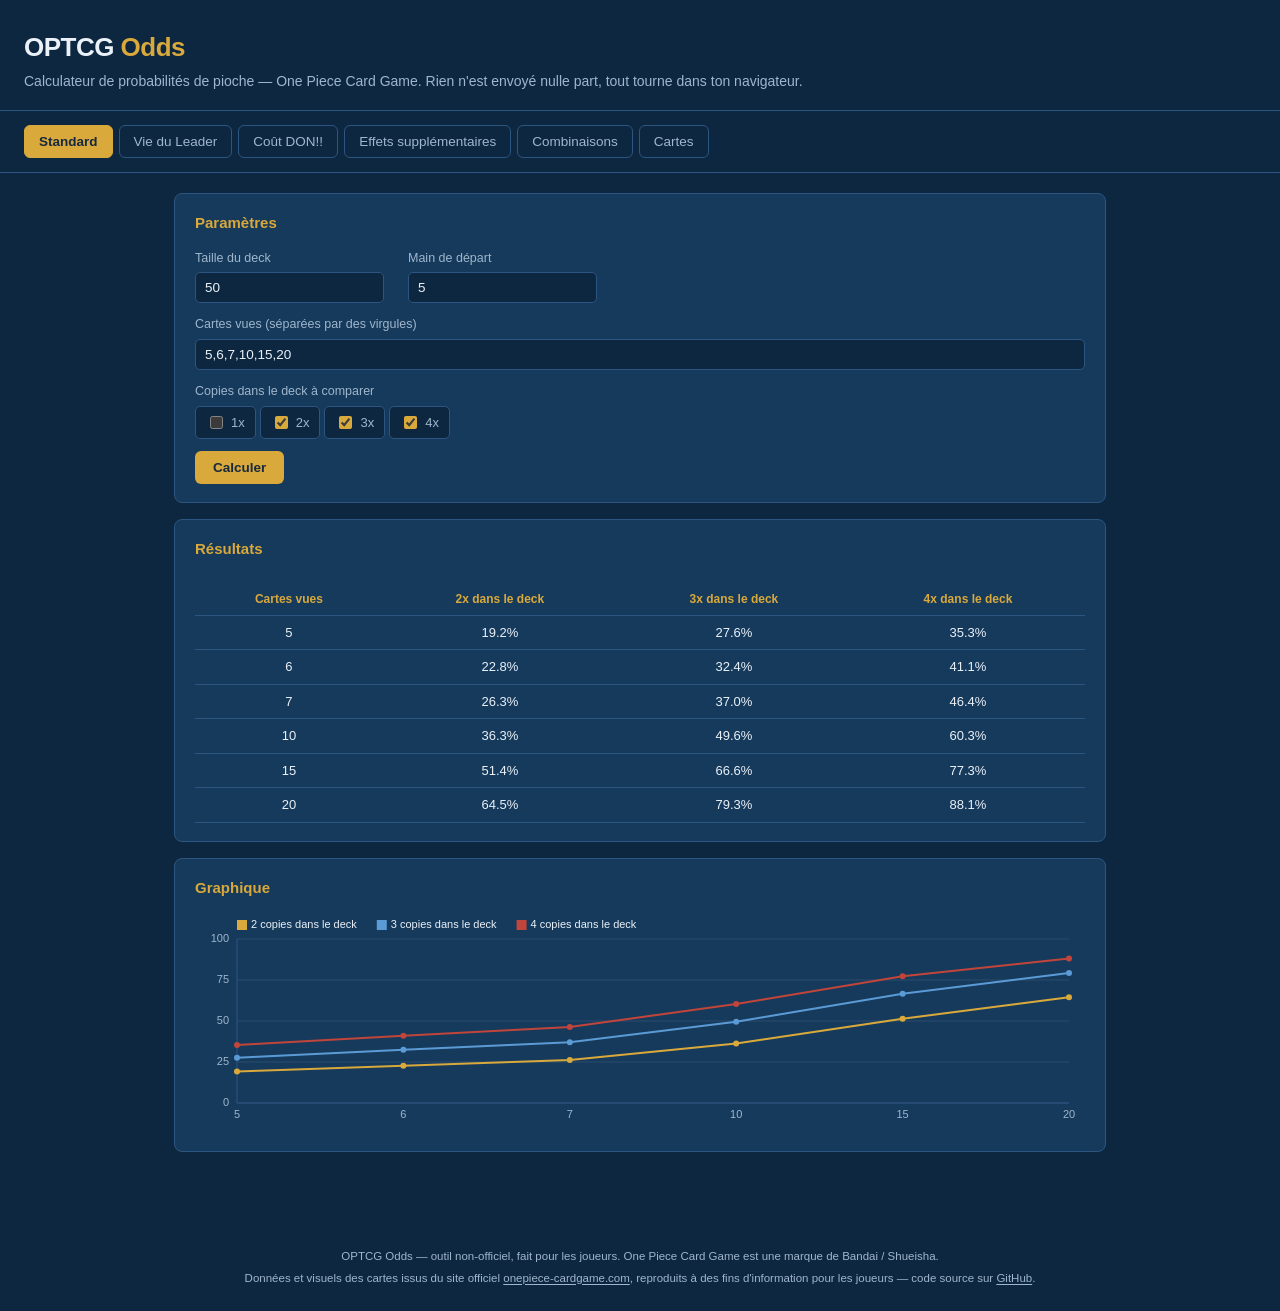
<file: site/index.html>
<!DOCTYPE html>
<html lang="fr">
<head>
<meta charset="UTF-8">
<meta name="viewport" content="width=device-width, initial-scale=1.0">

<title>OPTCG Odds — Calculateur de probabilités One Piece Card Game</title>
<meta name="description" content="Calculateur de probabilités de pioche pour le One Piece Card Game : chances d'avoir votre carte au tour 3, vie du Leader, coût en DON!!, searchers et combinaisons. Gratuit, sans compte, tout est calculé dans votre navigateur.">
<meta name="author" content="AKHMerban">
<link rel="canonical" href="https://opdeck.hokhori.be/">

<meta name="theme-color" content="#0E2740">
<meta name="color-scheme" content="dark">

<meta property="og:type" content="website">
<meta property="og:site_name" content="OPTCG Odds">
<meta property="og:title" content="OPTCG Odds — Calculateur de probabilités One Piece Card Game">
<meta property="og:description" content="Quelle est ma chance d'avoir cette carte au tour 3 ? Cinq calculateurs hypergéométriques adaptés aux règles réelles de l'OPTCG.">
<meta property="og:url" content="https://opdeck.hokhori.be/">
<meta property="og:locale" content="fr_BE">

<meta name="twitter:card" content="summary">
<meta name="twitter:title" content="OPTCG Odds — Calculateur de probabilités One Piece Card Game">
<meta name="twitter:description" content="Quelle est ma chance d'avoir cette carte au tour 3 ? Cinq calculateurs hypergéométriques adaptés aux règles réelles de l'OPTCG.">

<link rel="icon" href="assets/favicon.svg" type="image/svg+xml">
<link rel="manifest" href="site.webmanifest">

<link rel="stylesheet" href="assets/styles.css">
<script src="assets/cards.js" defer></script>
<script src="assets/app.js" defer></script>
</head>
<body>

<a class="skip-link" href="#main">Aller au calculateur</a>
<header>
  <h1>OPTCG <span>Odds</span></h1>
  <p>Calculateur de probabilités de pioche — One Piece Card Game. Rien n'est envoyé nulle part, tout tourne dans ton navigateur.</p>
</header>

<nav class="tabs" id="tabsNav">
  <button data-tab="standard" class="active">Standard</button>
  <button data-tab="vie">Vie du Leader</button>
  <button data-tab="don">Coût DON!!</button>
  <button data-tab="effets">Effets supplémentaires</button>
  <button data-tab="combo">Combinaisons</button>
  <button data-tab="cartes">Cartes</button>
</nav>

<main id="main">

  <!-- ============================= TAB 1 : STANDARD ============================= -->
  <section class="tab-panel active" id="tab-standard">
    <div class="card">
      <h2>Paramètres</h2>
      <div class="row">
        <div class="field"><label>Taille du deck</label><input type="number" id="std-deck" value="50" min="1"></div>
        <div class="field"><label>Main de départ</label><input type="number" id="std-hand" value="5" min="0"></div>
      </div>
      <div class="row">
        <div class="field grow">
          <label>Cartes vues (séparées par des virgules)</label>
          <input type="text" id="std-points" value="5,6,7,10,15,20">
        </div>
      </div>
      <div class="row">
        <div class="field">
          <label>Copies dans le deck à comparer</label>
          <div class="check-group" id="std-copies">
            <label><input type="checkbox" value="1"> 1x</label>
            <label><input type="checkbox" value="2" checked> 2x</label>
            <label><input type="checkbox" value="3" checked> 3x</label>
            <label><input type="checkbox" value="4" checked> 4x</label>
          </div>
        </div>
      </div>
      <button class="btn" id="std-calc">Calculer</button>
    </div>
    <div class="card">
      <h2>Résultats</h2>
      <div id="std-table" class="table-wrap"></div>
    </div>
    <div class="card">
      <h2>Graphique</h2>
      <canvas id="std-chart" width="900" height="220"></canvas>
    </div>
  </section>

  <!-- ============================= TAB 2 : VIE DU LEADER ============================= -->
  <section class="tab-panel" id="tab-vie">
    <div class="card">
      <h2>Paramètres</h2>
      <div class="row">
        <div class="field"><label>Taille du deck</label><input type="number" id="vie-deck" value="50" min="1"></div>
        <div class="field"><label>Main de départ</label><input type="number" id="vie-hand" value="5" min="0"></div>
        <div class="field">
          <label>Vie du Leader</label>
          <div class="radio-group" id="vie-life">
            <label><input type="radio" name="vie-life" value="3"> 3</label>
            <label><input type="radio" name="vie-life" value="4"> 4</label>
            <label><input type="radio" name="vie-life" value="5" checked> 5</label>
            <label><input type="radio" name="vie-life" value="6"> 6</label>
          </div>
        </div>
      </div>
      <div class="row">
        <div class="field">
          <label>Position</label>
          <div class="radio-group" id="vie-position">
            <label><input type="radio" name="vie-position" value="manuel" checked> Saisie manuelle</label>
            <label><input type="radio" name="vie-position" value="p1"> 1er joueur (pas de pioche T1)</label>
            <label><input type="radio" name="vie-position" value="p2"> 2e joueur (pioche dès T1)</label>
          </div>
        </div>
      </div>
      <div class="row">
        <div class="field grow">
          <label id="vie-points-label">Cartes vues (séparées par des virgules)</label>
          <input type="text" id="vie-points" value="5,6,7,10,15,20">
        </div>
      </div>
      <div class="row">
        <div class="field">
          <label>Axe X du graphique</label>
          <div class="radio-group" id="vie-xaxis">
            <label><input type="radio" name="vie-xaxis" value="cartes" checked> Cartes vues</label>
            <label><input type="radio" name="vie-xaxis" value="tour"> Tour (si position choisie)</label>
          </div>
        </div>
      </div>
      <div class="row">
        <div class="field">
          <label>Copies dans le deck à comparer</label>
          <div class="check-group" id="vie-copies">
            <label><input type="checkbox" value="1"> 1x</label>
            <label><input type="checkbox" value="2" checked> 2x</label>
            <label><input type="checkbox" value="3" checked> 3x</label>
            <label><input type="checkbox" value="4" checked> 4x</label>
          </div>
        </div>
      </div>
      <div class="effectif" id="vie-effectif"></div>
      <br>
      <button class="btn" id="vie-calc">Calculer</button>
    </div>
    <div class="card"><h2>Résultats</h2><div id="vie-table" class="table-wrap"></div></div>
    <div class="card"><h2>Graphique</h2><canvas id="vie-chart" width="900" height="220"></canvas></div>
  </section>

  <!-- ============================= TAB 3 : DON!! ============================= -->
  <section class="tab-panel" id="tab-don">
    <div class="card">
      <h2>Paramètres</h2>
      <div class="row">
        <div class="field"><label>Taille du deck</label><input type="number" id="don-deck" value="50" min="1"></div>
        <div class="field">
          <label>Vie du Leader</label>
          <div class="radio-group" id="don-life">
            <label><input type="radio" name="don-life" value="3"> 3</label>
            <label><input type="radio" name="don-life" value="4"> 4</label>
            <label><input type="radio" name="don-life" value="5" checked> 5</label>
            <label><input type="radio" name="don-life" value="6"> 6</label>
          </div>
        </div>
      </div>
      <div class="row">
        <div class="field">
          <label>Position</label>
          <div class="radio-group" id="don-position">
            <label><input type="radio" name="don-position" value="p1" checked> 1er joueur (pas de pioche T1)</label>
            <label><input type="radio" name="don-position" value="p2"> 2e joueur (pioche dès T1)</label>
          </div>
        </div>
      </div>
      <div class="row">
        <div class="field">
          <label>Copies de la carte dans le deck</label>
          <div class="radio-group" id="don-copies">
            <label><input type="radio" name="don-copies" value="1"> 1x</label>
            <label><input type="radio" name="don-copies" value="2"> 2x</label>
            <label><input type="radio" name="don-copies" value="3"> 3x</label>
            <label><input type="radio" name="don-copies" value="4" checked> 4x</label>
          </div>
        </div>
      </div>
      <div class="row">
        <div class="field"><label>Coût en DON!! de la carte</label><input type="number" id="don-cost" value="4" min="0" max="10"></div>
        <div class="field">
          <label><input type="checkbox" id="don-reserve-check"> Garder du DON!! en réserve</label>
          <input type="number" id="don-reserve" value="1" min="0" max="9">
        </div>
      </div>
      <div class="search-box mw-420">
        <label class="hint">Rechercher une carte pour préremplir le coût</label>
        <input type="text" id="don-search" placeholder="ex : Roronoa Zoro">
        <div class="search-results is-hidden" id="don-search-results"></div>
        <div class="search-status" id="don-search-status"></div>
      </div>
      <br>
      <button class="btn" id="don-calc">Calculer</button>
      <div class="result-banner" id="don-result"></div>
      <div class="note">Règle officielle : 1er joueur = 1 DON!!/0 carte au tour 1 puis +2 DON!!/+1 carte par tour ; 2e joueur = +2 DON!!/+1 carte dès le tour 1. Plafond à 10 DON!! au total. Ce calcul ignore volontairement le jeu adverse — c'est le tour "idéal dans l'absolu", à ajuster selon la partie réelle.</div>
    </div>
    <div class="card"><h2>Détail tour par tour</h2><div id="don-table" class="table-wrap"></div></div>
    <div class="card">
      <h2>DON!! disponible par tour</h2>
      <canvas id="don-chart-1" width="900" height="180"></canvas>
    </div>
    <div class="card">
      <h2>Probabilité d'avoir la carte en main</h2>
      <canvas id="don-chart-2" width="900" height="180"></canvas>
    </div>
  </section>

  <!-- ============================= TAB 4 : EFFETS ============================= -->
  <section class="tab-panel" id="tab-effets">
    <div class="card">
      <h2>Paramètres du deck</h2>
      <div class="row">
        <div class="field"><label>Taille du deck</label><input type="number" id="eff-deck" value="50" min="1"></div>
        <div class="field">
          <label>Vie du Leader</label>
          <div class="radio-group" id="eff-life">
            <label><input type="radio" name="eff-life" value="3"> 3</label>
            <label><input type="radio" name="eff-life" value="4"> 4</label>
            <label><input type="radio" name="eff-life" value="5" checked> 5</label>
            <label><input type="radio" name="eff-life" value="6"> 6</label>
          </div>
        </div>
      </div>
      <div class="row">
        <div class="field"><label>Main de départ</label><input type="number" id="eff-hand" value="5" min="0"></div>
        <div class="field">
          <label>Position</label>
          <div class="radio-group" id="eff-position">
            <label><input type="radio" name="eff-position" value="manuel" checked> Saisie manuelle</label>
            <label><input type="radio" name="eff-position" value="p1"> 1er joueur</label>
            <label><input type="radio" name="eff-position" value="p2"> 2e joueur</label>
          </div>
        </div>
      </div>
      <div class="row">
        <div class="field grow">
          <label id="eff-points-label">Cartes vues (séparées par des virgules)</label>
          <input type="text" id="eff-points" value="5,6,7,10,15,20">
        </div>
      </div>
      <div class="row">
        <div class="field">
          <label>Axe X du graphique</label>
          <div class="radio-group" id="eff-xaxis">
            <label><input type="radio" name="eff-xaxis" value="cartes" checked> Cartes vues</label>
            <label><input type="radio" name="eff-xaxis" value="tour"> Tour (si position choisie)</label>
          </div>
        </div>
      </div>
      <div class="row">
        <div class="field">
          <label>Copies dans le deck à comparer</label>
          <div class="check-group" id="eff-copies">
            <label><input type="checkbox" value="1"> 1x</label>
            <label><input type="checkbox" value="2" checked> 2x</label>
            <label><input type="checkbox" value="3" checked> 3x</label>
            <label><input type="checkbox" value="4" checked> 4x</label>
          </div>
        </div>
      </div>
      <div class="effectif" id="eff-effectif"></div>
    </div>

    <div class="card">
      <h2>Effets supplémentaires (recherche / pioche-défausse) — cumulables</h2>
      <div class="list-form">
        <div class="field">
          <label>Type</label>
          <select id="eff-type">
            <option value="recherche">Recherche (regarder les X premières cartes)</option>
            <option value="loot">Pioche X / Défausse X</option>
          </select>
        </div>
        <div class="field"><label>Valeur X</label><input type="number" id="eff-valeur" value="3" min="1" max="10" class="w-narrow"></div>
        <div class="field"><label>Utilisations</label><input type="number" id="eff-uses" value="1" min="1" max="10" class="w-narrow"></div>
        <button class="btn" id="eff-add">Ajouter</button>
      </div>
      <div class="table-wrap">
        <table id="eff-list-table">
          <thead><tr><th>Type</th><th>Valeur X</th><th>Utilisations</th><th>Cartes ajoutées</th><th></th></tr></thead>
          <tbody></tbody>
        </table>
      </div>
      <div class="note" id="eff-total">Total cartes ajoutées par les effets : 0</div>
      <br>
      <button class="btn" id="eff-calc">Calculer</button>
    </div>
    <div class="card"><h2>Résultats</h2><div id="eff-table" class="table-wrap"></div></div>
    <div class="card"><h2>Graphique</h2><canvas id="eff-chart" width="900" height="220"></canvas></div>
  </section>

  <!-- ============================= TAB 5 : COMBINAISONS ============================= -->
  <section class="tab-panel" id="tab-combo">
    <div class="card">
      <h2>Paramètres du deck</h2>
      <div class="row">
        <div class="field"><label>Taille du deck</label><input type="number" id="combo-deck" value="50" min="1"></div>
        <div class="field">
          <label>Vie du Leader</label>
          <div class="radio-group" id="combo-life">
            <label><input type="radio" name="combo-life" value="3"> 3</label>
            <label><input type="radio" name="combo-life" value="4"> 4</label>
            <label><input type="radio" name="combo-life" value="5" checked> 5</label>
            <label><input type="radio" name="combo-life" value="6"> 6</label>
          </div>
        </div>
      </div>
      <div class="row">
        <div class="field"><label>Main de départ</label><input type="number" id="combo-hand" value="5" min="0"></div>
        <div class="field">
          <label>Position</label>
          <div class="radio-group" id="combo-position">
            <label><input type="radio" name="combo-position" value="manuel" checked> Saisie manuelle</label>
            <label><input type="radio" name="combo-position" value="p1"> 1er joueur</label>
            <label><input type="radio" name="combo-position" value="p2"> 2e joueur</label>
          </div>
        </div>
      </div>
      <div class="row">
        <div class="field grow">
          <label id="combo-points-label">Cartes vues (séparées par des virgules)</label>
          <input type="text" id="combo-points" value="5,6,7,10,15,20">
        </div>
      </div>
      <div class="row">
        <div class="field">
          <label>Axe X du graphique</label>
          <div class="radio-group" id="combo-xaxis">
            <label><input type="radio" name="combo-xaxis" value="cartes" checked> Cartes vues</label>
            <label><input type="radio" name="combo-xaxis" value="tour"> Tour (si position choisie)</label>
          </div>
        </div>
      </div>
      <div class="effectif" id="combo-effectif"></div>
    </div>

    <div class="card">
      <h2>Cartes de la combinaison (jusqu'à 5)</h2>
      <div class="list-form">
        <div class="field search-box mw-220">
          <label>Nom (optionnel)</label>
          <input type="text" id="combo-name" placeholder="ex : Roronoa Zoro">
          <div class="search-results is-hidden" id="combo-search-results"></div>
          <div class="search-status" id="combo-search-status"></div>
        </div>
        <div class="field"><label>Copies dans le deck</label><input type="number" id="combo-copies" value="4" min="1" max="4" class="w-narrow"></div>
        <div class="field"><label>Minimum requis</label><input type="number" id="combo-min" value="1" min="1" max="4" class="w-narrow"></div>
        <button class="btn" id="combo-add">Ajouter la carte</button>
      </div>
      <div class="table-wrap">
        <table id="combo-list-table">
          <thead><tr><th>Nom</th><th>Copies dans le deck</th><th>Minimum requis</th><th></th></tr></thead>
          <tbody></tbody>
        </table>
      </div>
      <div class="note" id="combo-summary"></div>
      <br>
      <button class="btn" id="combo-calc">Calculer</button>
    </div>
    <div class="card"><h2>Résultats</h2><div id="combo-table" class="table-wrap"></div></div>
    <div class="card"><h2>Graphique</h2><canvas id="combo-chart" width="900" height="220"></canvas></div>
  </section>

  <!-- ============================= TAB 6 : CARTES ============================= -->
  <section class="tab-panel" id="tab-cartes">
    <div class="card">
      <h2>Rechercher une carte</h2>
      <div class="row">
        <div class="field grow">
          <label for="cards-q">Nom, numéro, type ou texte d'effet</label>
          <input type="text" id="cards-q" placeholder="ex : Zoro, OP01-025, ou « Blocker »" autocomplete="off">
        </div>
        <div class="field">
          <label>Langue des textes</label>
          <div class="radio-group">
            <label><input type="radio" name="cards-lang" value="fr" checked> Français</label>
            <label><input type="radio" name="cards-lang" value="en"> English</label>
          </div>
        </div>
      </div>
      <div class="row">
        <div class="field"><label for="cards-color">Couleur</label><select id="cards-color"></select></div>
        <div class="field"><label for="cards-cat">Catégorie</label><select id="cards-cat"></select></div>
        <div class="field"><label for="cards-cost">Coût</label><select id="cards-cost"></select></div>
        <div class="field"><label for="cards-attr">Attribut</label><select id="cards-attr"></select></div>
        <div class="field grow"><label for="cards-set">Extension</label><select id="cards-set"></select></div>
        <div class="field"><label>&nbsp;</label><button class="btn secondary" id="cards-reset">Réinitialiser</button></div>
      </div>
      <div class="note" id="cards-status">Chargement de la base de cartes…</div>
      <p class="note">
        La recherche porte sur les deux langues : taper « Blocker » trouve aussi les cartes
        dont le texte français dit « Bloqueur ». Les cartes parues récemment n'existent
        pas encore en français et s'affichent alors en anglais.
      </p>
    </div>

    <div class="card">
      <h2>Résultats</h2>
      <div id="cards-results" class="card-grid"></div>
      <div class="cards-more-wrap">
        <button class="btn secondary is-hidden" id="cards-more">Voir plus de cartes</button>
      </div>
    </div>
  </section>

</main>

<footer>
  <p>
    OPTCG Odds — outil non-officiel, fait pour les joueurs.
    One Piece Card Game est une marque de Bandai / Shueisha.
  </p>
  <p>
    Données et visuels des cartes issus du site officiel
    <a href="https://en.onepiece-cardgame.com/cardlist/" rel="noopener external">onepiece-cardgame.com</a>,
    reproduits à des fins d'information pour les joueurs —
    code source sur
    <a href="https://github.com/AKHMerban/One-Piece-TCG-Probability-Calculator" rel="noopener external">GitHub</a>.
  </p>
</footer>


</body>
</html>
</file>
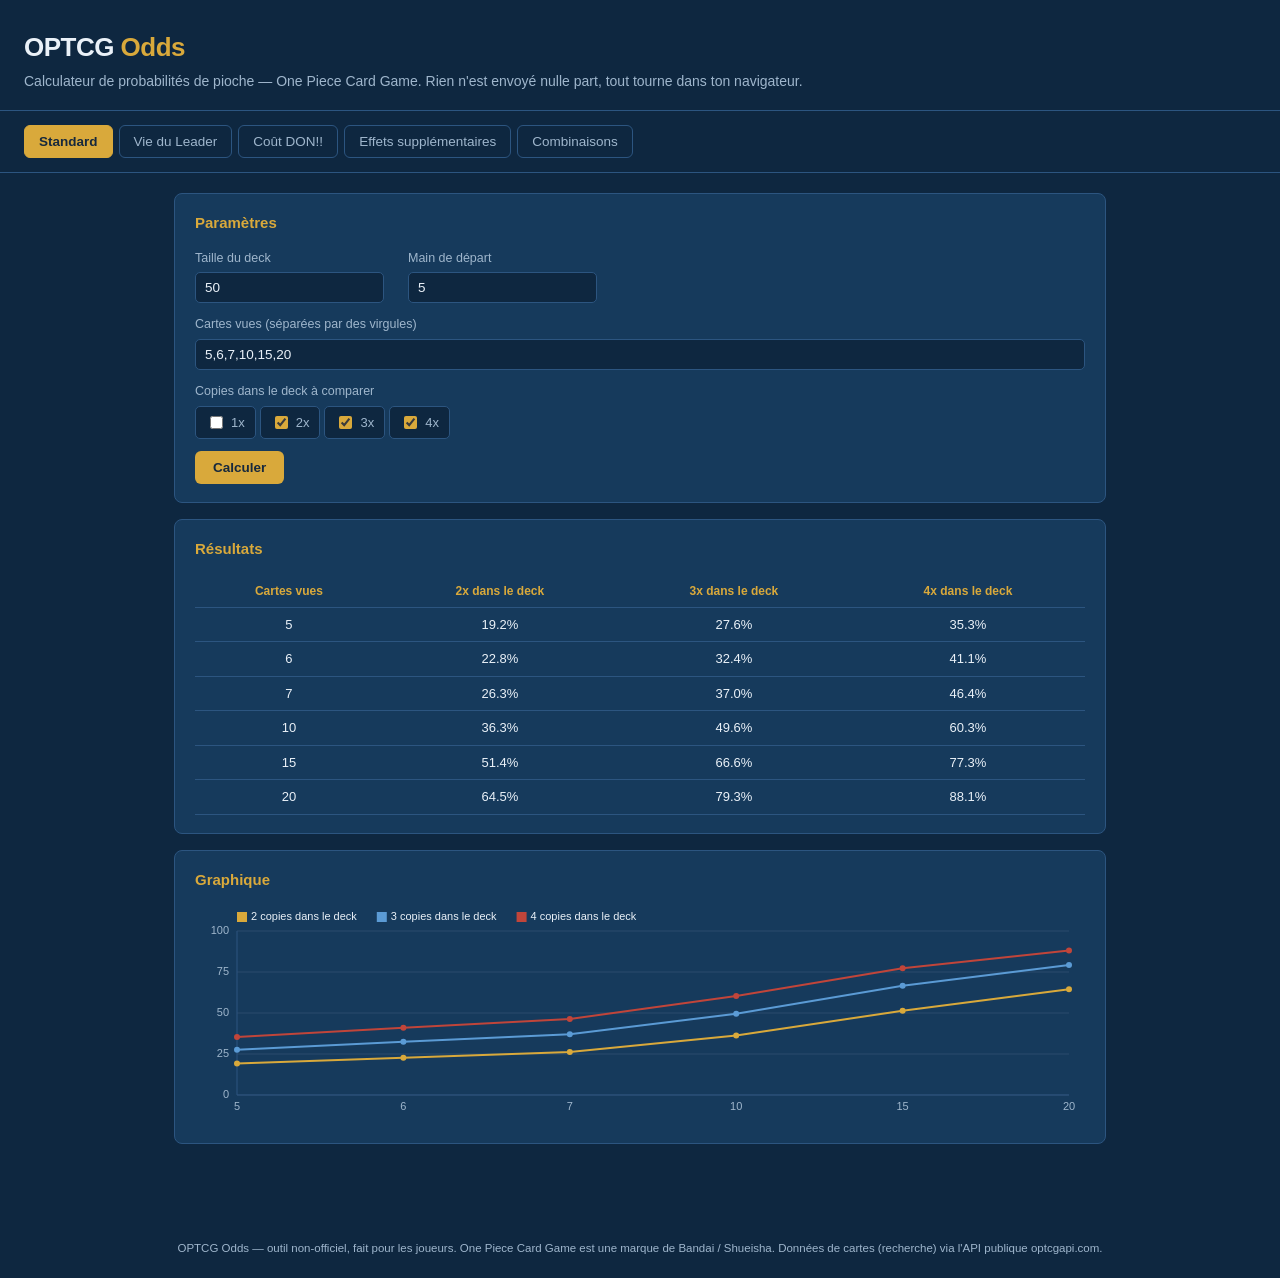
<file: optcg-calculateur.html>
<!DOCTYPE html>
<html lang="fr">
<head>
<meta charset="UTF-8">
<meta name="viewport" content="width=device-width, initial-scale=1.0">
<title>OPTCG Odds — Calculateur de probabilités One Piece Card Game</title>
<style>
  :root {
    --bg: #0E2740;
    --panel: #163A5C;
    --panel-border: #2C5580;
    --ink: #EAF1F8;
    --ink-dim: #9FB6CC;
    --gold: #D9A93B;
    --gold-dim: #B98F2E;
    --red: #C1453A;
    --green: #4A9B6E;
    --blue: #5B9BD5;
    --purple: #A47FDB;
  }
  * { box-sizing: border-box; }
  body {
    margin: 0;
    background: var(--bg);
    color: var(--ink);
    font-family: 'Inter', -apple-system, BlinkMacSystemFont, "Segoe UI", sans-serif;
    font-feature-settings: "tnum" 1;
    line-height: 1.5;
  }
  header {
    padding: 28px 24px 18px;
    border-bottom: 1px solid var(--panel-border);
  }
  header h1 {
    font-family: 'Space Grotesk', 'Inter', sans-serif;
    font-size: 26px;
    margin: 0 0 4px;
    letter-spacing: -0.02em;
  }
  header h1 span { color: var(--gold); }
  header p { margin: 0; color: var(--ink-dim); font-size: 14px; }

  nav.tabs {
    display: flex;
    flex-wrap: wrap;
    gap: 6px;
    padding: 14px 24px;
    border-bottom: 1px solid var(--panel-border);
    position: sticky;
    top: 0;
    background: var(--bg);
    z-index: 10;
  }
  nav.tabs button {
    background: transparent;
    border: 1px solid var(--panel-border);
    color: var(--ink-dim);
    padding: 8px 14px;
    border-radius: 6px;
    font-size: 13.5px;
    cursor: pointer;
    font-family: inherit;
    transition: background .15s, color .15s, border-color .15s;
  }
  nav.tabs button:hover { border-color: var(--gold-dim); color: var(--ink); }
  nav.tabs button.active { background: var(--gold); border-color: var(--gold); color: #17293D; font-weight: 600; }

  main { max-width: 980px; margin: 0 auto; padding: 20px 24px 60px; }
  .tab-panel { display: none; }
  .tab-panel.active { display: block; }

  .card {
    background: var(--panel);
    border: 1px solid var(--panel-border);
    border-radius: 8px;
    padding: 18px 20px;
    margin-bottom: 16px;
  }
  .card h2 {
    font-family: 'Space Grotesk', sans-serif;
    font-size: 15px;
    margin: 0 0 14px;
    color: var(--gold);
    font-weight: 600;
  }
  .row { display: flex; flex-wrap: wrap; gap: 16px 24px; align-items: flex-end; margin-bottom: 12px; }
  .field { display: flex; flex-direction: column; gap: 5px; min-width: 120px; }
  .field label { font-size: 12.5px; color: var(--ink-dim); }
  .field input[type=number], .field input[type=text], .field select {
    background: #0E2740;
    border: 1px solid var(--panel-border);
    color: var(--ink);
    padding: 7px 9px;
    border-radius: 5px;
    font-size: 13.5px;
    font-family: inherit;
    width: 100%;
  }
  .field input:focus, .field select:focus { outline: none; border-color: var(--gold); }

  .radio-group { display: flex; flex-wrap: wrap; gap: 4px; }
  .radio-group label {
    display: flex; align-items: center; gap: 5px;
    background: #0E2740; border: 1px solid var(--panel-border);
    padding: 6px 10px; border-radius: 5px; font-size: 13px; cursor: pointer;
  }
  .radio-group input { accent-color: var(--gold); }
  .radio-group label.checked { border-color: var(--gold); }

  .check-group { display: flex; flex-wrap: wrap; gap: 4px; }
  .check-group label {
    display: flex; align-items: center; gap: 5px;
    background: #0E2740; border: 1px solid var(--panel-border);
    padding: 6px 10px; border-radius: 5px; font-size: 13px; cursor: pointer;
  }
  .check-group input { accent-color: var(--gold); }

  button.btn {
    background: var(--gold); color: #17293D; border: none;
    padding: 9px 18px; border-radius: 6px; font-weight: 600; font-size: 13.5px;
    cursor: pointer; font-family: inherit;
  }
  button.btn:hover { background: #E5B84F; }
  button.btn.secondary {
    background: transparent; color: var(--ink-dim); border: 1px solid var(--panel-border);
    font-weight: 500;
  }
  button.btn.secondary:hover { border-color: var(--red); color: var(--red); }

  .note {
    font-size: 12px; color: var(--ink-dim); margin-top: 10px; line-height: 1.5;
  }
  .result-banner {
    background: #0E2740; border-left: 3px solid var(--gold);
    padding: 10px 14px; border-radius: 4px; font-size: 13.5px; margin-top: 10px;
    color: var(--ink);
  }
  .effectif { color: var(--green); font-weight: 600; font-size: 13.5px; }

  table { width: 100%; border-collapse: collapse; font-size: 13px; margin-top: 8px; }
  th, td { padding: 7px 8px; text-align: center; border-bottom: 1px solid var(--panel-border); }
  th { color: var(--gold); font-weight: 600; font-size: 12px; }
  tbody tr:hover { background: rgba(217,169,59,0.06); }

  canvas { width: 100%; height: 220px; display: block; }

  .list-form { display: flex; flex-wrap: wrap; gap: 10px; align-items: flex-end; margin-bottom: 10px; }
  .search-box { position: relative; }
  .search-results {
    position: absolute; top: 100%; left: 0; right: 0; z-index: 20;
    background: #0E2740; border: 1px solid var(--panel-border); border-radius: 5px;
    max-height: 220px; overflow-y: auto; margin-top: 2px;
  }
  .search-results div { padding: 7px 10px; font-size: 13px; cursor: pointer; border-bottom: 1px solid var(--panel-border); }
  .search-results div:hover { background: rgba(217,169,59,0.15); }
  .search-status { font-size: 12px; color: var(--ink-dim); margin-top: 4px; }

  .warn { color: var(--red); font-size: 13px; margin-top: 8px; }
  footer { text-align: center; color: var(--ink-dim); font-size: 11.5px; padding: 20px; }
</style>
</head>
<body>

<header>
  <h1>OPTCG <span>Odds</span></h1>
  <p>Calculateur de probabilités de pioche — One Piece Card Game. Rien n'est envoyé nulle part, tout tourne dans ton navigateur.</p>
</header>

<nav class="tabs" id="tabsNav">
  <button data-tab="standard" class="active">Standard</button>
  <button data-tab="vie">Vie du Leader</button>
  <button data-tab="don">Coût DON!!</button>
  <button data-tab="effets">Effets supplémentaires</button>
  <button data-tab="combo">Combinaisons</button>
</nav>

<main>

  <!-- ============================= TAB 1 : STANDARD ============================= -->
  <section class="tab-panel active" id="tab-standard">
    <div class="card">
      <h2>Paramètres</h2>
      <div class="row">
        <div class="field"><label>Taille du deck</label><input type="number" id="std-deck" value="50" min="1"></div>
        <div class="field"><label>Main de départ</label><input type="number" id="std-hand" value="5" min="0"></div>
      </div>
      <div class="row">
        <div class="field" style="flex:1; min-width:260px;">
          <label>Cartes vues (séparées par des virgules)</label>
          <input type="text" id="std-points" value="5,6,7,10,15,20">
        </div>
      </div>
      <div class="row">
        <div class="field">
          <label>Copies dans le deck à comparer</label>
          <div class="check-group" id="std-copies">
            <label><input type="checkbox" value="1"> 1x</label>
            <label><input type="checkbox" value="2" checked> 2x</label>
            <label><input type="checkbox" value="3" checked> 3x</label>
            <label><input type="checkbox" value="4" checked> 4x</label>
          </div>
        </div>
      </div>
      <button class="btn" id="std-calc">Calculer</button>
    </div>
    <div class="card">
      <h2>Résultats</h2>
      <div id="std-table"></div>
    </div>
    <div class="card">
      <h2>Graphique</h2>
      <canvas id="std-chart" width="900" height="220"></canvas>
    </div>
  </section>

  <!-- ============================= TAB 2 : VIE DU LEADER ============================= -->
  <section class="tab-panel" id="tab-vie">
    <div class="card">
      <h2>Paramètres</h2>
      <div class="row">
        <div class="field"><label>Taille du deck</label><input type="number" id="vie-deck" value="50" min="1"></div>
        <div class="field"><label>Main de départ</label><input type="number" id="vie-hand" value="5" min="0"></div>
        <div class="field">
          <label>Vie du Leader</label>
          <div class="radio-group" id="vie-life">
            <label><input type="radio" name="vie-life" value="3"> 3</label>
            <label><input type="radio" name="vie-life" value="4"> 4</label>
            <label><input type="radio" name="vie-life" value="5" checked> 5</label>
            <label><input type="radio" name="vie-life" value="6"> 6</label>
          </div>
        </div>
      </div>
      <div class="row">
        <div class="field">
          <label>Position</label>
          <div class="radio-group" id="vie-position">
            <label><input type="radio" name="vie-position" value="manuel" checked> Saisie manuelle</label>
            <label><input type="radio" name="vie-position" value="p1"> 1er joueur (pas de pioche T1)</label>
            <label><input type="radio" name="vie-position" value="p2"> 2e joueur (pioche dès T1)</label>
          </div>
        </div>
      </div>
      <div class="row">
        <div class="field" style="flex:1; min-width:260px;">
          <label id="vie-points-label">Cartes vues (séparées par des virgules)</label>
          <input type="text" id="vie-points" value="5,6,7,10,15,20">
        </div>
      </div>
      <div class="row">
        <div class="field">
          <label>Axe X du graphique</label>
          <div class="radio-group" id="vie-xaxis">
            <label><input type="radio" name="vie-xaxis" value="cartes" checked> Cartes vues</label>
            <label><input type="radio" name="vie-xaxis" value="tour"> Tour (si position choisie)</label>
          </div>
        </div>
      </div>
      <div class="row">
        <div class="field">
          <label>Copies dans le deck à comparer</label>
          <div class="check-group" id="vie-copies">
            <label><input type="checkbox" value="1"> 1x</label>
            <label><input type="checkbox" value="2" checked> 2x</label>
            <label><input type="checkbox" value="3" checked> 3x</label>
            <label><input type="checkbox" value="4" checked> 4x</label>
          </div>
        </div>
      </div>
      <div class="effectif" id="vie-effectif"></div>
      <br>
      <button class="btn" id="vie-calc">Calculer</button>
    </div>
    <div class="card"><h2>Résultats</h2><div id="vie-table"></div></div>
    <div class="card"><h2>Graphique</h2><canvas id="vie-chart" width="900" height="220"></canvas></div>
  </section>

  <!-- ============================= TAB 3 : DON!! ============================= -->
  <section class="tab-panel" id="tab-don">
    <div class="card">
      <h2>Paramètres</h2>
      <div class="row">
        <div class="field"><label>Taille du deck</label><input type="number" id="don-deck" value="50" min="1"></div>
        <div class="field">
          <label>Vie du Leader</label>
          <div class="radio-group" id="don-life">
            <label><input type="radio" name="don-life" value="3"> 3</label>
            <label><input type="radio" name="don-life" value="4"> 4</label>
            <label><input type="radio" name="don-life" value="5" checked> 5</label>
            <label><input type="radio" name="don-life" value="6"> 6</label>
          </div>
        </div>
      </div>
      <div class="row">
        <div class="field">
          <label>Position</label>
          <div class="radio-group" id="don-position">
            <label><input type="radio" name="don-position" value="p1" checked> 1er joueur (pas de pioche T1)</label>
            <label><input type="radio" name="don-position" value="p2"> 2e joueur (pioche dès T1)</label>
          </div>
        </div>
      </div>
      <div class="row">
        <div class="field">
          <label>Copies de la carte dans le deck</label>
          <div class="radio-group" id="don-copies">
            <label><input type="radio" name="don-copies" value="1"> 1x</label>
            <label><input type="radio" name="don-copies" value="2"> 2x</label>
            <label><input type="radio" name="don-copies" value="3"> 3x</label>
            <label><input type="radio" name="don-copies" value="4" checked> 4x</label>
          </div>
        </div>
      </div>
      <div class="row">
        <div class="field"><label>Coût en DON!! de la carte</label><input type="number" id="don-cost" value="4" min="0" max="10"></div>
        <div class="field">
          <label><input type="checkbox" id="don-reserve-check"> Garder du DON!! en réserve</label>
          <input type="number" id="don-reserve" value="1" min="0" max="9">
        </div>
      </div>
      <div class="search-box" style="max-width:420px;">
        <label style="font-size:12.5px; color:var(--ink-dim);">Rechercher une carte pour préremplir le coût</label>
        <input type="text" id="don-search" placeholder="ex : Roronoa Zoro">
        <div class="search-results" id="don-search-results" style="display:none;"></div>
        <div class="search-status" id="don-search-status"></div>
      </div>
      <br>
      <button class="btn" id="don-calc">Calculer</button>
      <div class="result-banner" id="don-result"></div>
      <div class="note">Règle officielle : 1er joueur = 1 DON!!/0 carte au tour 1 puis +2 DON!!/+1 carte par tour ; 2e joueur = +2 DON!!/+1 carte dès le tour 1. Plafond à 10 DON!! au total. Ce calcul ignore volontairement le jeu adverse — c'est le tour "idéal dans l'absolu", à ajuster selon la partie réelle.</div>
    </div>
    <div class="card"><h2>Détail tour par tour</h2><div id="don-table"></div></div>
    <div class="card">
      <h2>DON!! disponible par tour</h2>
      <canvas id="don-chart-1" width="900" height="180"></canvas>
    </div>
    <div class="card">
      <h2>Probabilité d'avoir la carte en main</h2>
      <canvas id="don-chart-2" width="900" height="180"></canvas>
    </div>
  </section>

  <!-- ============================= TAB 4 : EFFETS ============================= -->
  <section class="tab-panel" id="tab-effets">
    <div class="card">
      <h2>Paramètres du deck</h2>
      <div class="row">
        <div class="field"><label>Taille du deck</label><input type="number" id="eff-deck" value="50" min="1"></div>
        <div class="field">
          <label>Vie du Leader</label>
          <div class="radio-group" id="eff-life">
            <label><input type="radio" name="eff-life" value="3"> 3</label>
            <label><input type="radio" name="eff-life" value="4"> 4</label>
            <label><input type="radio" name="eff-life" value="5" checked> 5</label>
            <label><input type="radio" name="eff-life" value="6"> 6</label>
          </div>
        </div>
      </div>
      <div class="row">
        <div class="field"><label>Main de départ</label><input type="number" id="eff-hand" value="5" min="0"></div>
        <div class="field">
          <label>Position</label>
          <div class="radio-group" id="eff-position">
            <label><input type="radio" name="eff-position" value="manuel" checked> Saisie manuelle</label>
            <label><input type="radio" name="eff-position" value="p1"> 1er joueur</label>
            <label><input type="radio" name="eff-position" value="p2"> 2e joueur</label>
          </div>
        </div>
      </div>
      <div class="row">
        <div class="field" style="flex:1; min-width:260px;">
          <label id="eff-points-label">Cartes vues (séparées par des virgules)</label>
          <input type="text" id="eff-points" value="5,6,7,10,15,20">
        </div>
      </div>
      <div class="row">
        <div class="field">
          <label>Axe X du graphique</label>
          <div class="radio-group" id="eff-xaxis">
            <label><input type="radio" name="eff-xaxis" value="cartes" checked> Cartes vues</label>
            <label><input type="radio" name="eff-xaxis" value="tour"> Tour (si position choisie)</label>
          </div>
        </div>
      </div>
      <div class="row">
        <div class="field">
          <label>Copies dans le deck à comparer</label>
          <div class="check-group" id="eff-copies">
            <label><input type="checkbox" value="1"> 1x</label>
            <label><input type="checkbox" value="2" checked> 2x</label>
            <label><input type="checkbox" value="3" checked> 3x</label>
            <label><input type="checkbox" value="4" checked> 4x</label>
          </div>
        </div>
      </div>
      <div class="effectif" id="eff-effectif"></div>
    </div>

    <div class="card">
      <h2>Effets supplémentaires (recherche / pioche-défausse) — cumulables</h2>
      <div class="list-form">
        <div class="field">
          <label>Type</label>
          <select id="eff-type">
            <option value="recherche">Recherche (regarder les X premières cartes)</option>
            <option value="loot">Pioche X / Défausse X</option>
          </select>
        </div>
        <div class="field"><label>Valeur X</label><input type="number" id="eff-valeur" value="3" min="1" max="10" style="width:70px;"></div>
        <div class="field"><label>Utilisations</label><input type="number" id="eff-uses" value="1" min="1" max="10" style="width:70px;"></div>
        <button class="btn" id="eff-add">Ajouter</button>
      </div>
      <table id="eff-list-table">
        <thead><tr><th>Type</th><th>Valeur X</th><th>Utilisations</th><th>Cartes ajoutées</th><th></th></tr></thead>
        <tbody></tbody>
      </table>
      <div class="note" id="eff-total">Total cartes ajoutées par les effets : 0</div>
      <br>
      <button class="btn" id="eff-calc">Calculer</button>
    </div>
    <div class="card"><h2>Résultats</h2><div id="eff-table"></div></div>
    <div class="card"><h2>Graphique</h2><canvas id="eff-chart" width="900" height="220"></canvas></div>
  </section>

  <!-- ============================= TAB 5 : COMBINAISONS ============================= -->
  <section class="tab-panel" id="tab-combo">
    <div class="card">
      <h2>Paramètres du deck</h2>
      <div class="row">
        <div class="field"><label>Taille du deck</label><input type="number" id="combo-deck" value="50" min="1"></div>
        <div class="field">
          <label>Vie du Leader</label>
          <div class="radio-group" id="combo-life">
            <label><input type="radio" name="combo-life" value="3"> 3</label>
            <label><input type="radio" name="combo-life" value="4"> 4</label>
            <label><input type="radio" name="combo-life" value="5" checked> 5</label>
            <label><input type="radio" name="combo-life" value="6"> 6</label>
          </div>
        </div>
      </div>
      <div class="row">
        <div class="field"><label>Main de départ</label><input type="number" id="combo-hand" value="5" min="0"></div>
        <div class="field">
          <label>Position</label>
          <div class="radio-group" id="combo-position">
            <label><input type="radio" name="combo-position" value="manuel" checked> Saisie manuelle</label>
            <label><input type="radio" name="combo-position" value="p1"> 1er joueur</label>
            <label><input type="radio" name="combo-position" value="p2"> 2e joueur</label>
          </div>
        </div>
      </div>
      <div class="row">
        <div class="field" style="flex:1; min-width:260px;">
          <label id="combo-points-label">Cartes vues (séparées par des virgules)</label>
          <input type="text" id="combo-points" value="5,6,7,10,15,20">
        </div>
      </div>
      <div class="row">
        <div class="field">
          <label>Axe X du graphique</label>
          <div class="radio-group" id="combo-xaxis">
            <label><input type="radio" name="combo-xaxis" value="cartes" checked> Cartes vues</label>
            <label><input type="radio" name="combo-xaxis" value="tour"> Tour (si position choisie)</label>
          </div>
        </div>
      </div>
      <div class="effectif" id="combo-effectif"></div>
    </div>

    <div class="card">
      <h2>Cartes de la combinaison (jusqu'à 5)</h2>
      <div class="list-form">
        <div class="field search-box" style="min-width:220px;">
          <label>Nom (optionnel)</label>
          <input type="text" id="combo-name" placeholder="ex : Roronoa Zoro">
          <div class="search-results" id="combo-search-results" style="display:none;"></div>
          <div class="search-status" id="combo-search-status"></div>
        </div>
        <div class="field"><label>Copies dans le deck</label><input type="number" id="combo-copies" value="4" min="1" max="4" style="width:70px;"></div>
        <div class="field"><label>Minimum requis</label><input type="number" id="combo-min" value="1" min="1" max="4" style="width:70px;"></div>
        <button class="btn" id="combo-add">Ajouter la carte</button>
      </div>
      <table id="combo-list-table">
        <thead><tr><th>Nom</th><th>Copies dans le deck</th><th>Minimum requis</th><th></th></tr></thead>
        <tbody></tbody>
      </table>
      <div class="note" id="combo-summary"></div>
      <br>
      <button class="btn" id="combo-calc">Calculer</button>
    </div>
    <div class="card"><h2>Résultats</h2><div id="combo-table"></div></div>
    <div class="card"><h2>Graphique</h2><canvas id="combo-chart" width="900" height="220"></canvas></div>
  </section>

</main>

<footer>
  OPTCG Odds — outil non-officiel, fait pour les joueurs. One Piece Card Game est une marque de Bandai / Shueisha.
  Données de cartes (recherche) via l'API publique optcgapi.com.
</footer>

<script>
/* =====================================================================
   MOTEUR DE CALCUL — loi hypergeometrique (calcul en espace log pour
   eviter les overflows sur les grands deck).
   ===================================================================== */
const LN_FACT_MAX = 1000;
const LN_FACT = (() => {
  const arr = [0];
  let sum = 0;
  for (let i = 1; i <= LN_FACT_MAX; i++) { sum += Math.log(i); arr.push(sum); }
  return arr;
})();
function lnComb(n, k) {
  if (k < 0 || k > n || n < 0) return -Infinity;
  return LN_FACT[n] - LN_FACT[k] - LN_FACT[n - k];
}
function probaAuMoinsUne(N, K, n) {
  if (n > N || K > N || n < 0 || K < 0) throw new Error("Parametres invalides");
  if (n === 0 || K === 0) return 0;
  let probaAucune = 1;
  for (let i = 0; i < n; i++) probaAucune *= (N - K - i) / (N - i);
  return (1 - probaAucune) * 100;
}
function probaCombo(N, cartes, n) {
  const totalK = cartes.reduce((s, c) => s + c[0], 0);
  if (totalK > N || n > N || n < 0) throw new Error("Parametres invalides");
  const autres = N - totalK;
  const lnDenom = lnComb(N, n);
  let total = 0;
  (function recurse(idx, sumA, lnWaysSoFar) {
    if (idx === cartes.length) {
      const reste = n - sumA;
      if (reste < 0 || reste > autres) return;
      total += Math.exp(lnWaysSoFar + lnComb(autres, reste) - lnDenom);
      return;
    }
    const k = cartes[idx][0], r = cartes[idx][1];
    for (let a = r; a <= k; a++) recurse(idx + 1, sumA + a, lnWaysSoFar + lnComb(k, a));
  })(0, 0, 0);
  return total * 100;
}
function cartesVuesParTour(hand, position, maxTurn = 10) {
  const turns = [], vues = [];
  for (let t = 1; t <= maxTurn; t++) {
    turns.push(t);
    vues.push(hand + (position === "p1" ? Math.max(0, t - 1) : t));
  }
  return { turns, vues };
}
function donDisponibleParTour(position, maxTurn = 10) {
  const dons = [];
  for (let t = 1; t <= maxTurn; t++) {
    dons.push(position === "p1" ? Math.min(1 + 2 * (t - 1), 10) : Math.min(2 * t, 10));
  }
  return dons;
}
function parsePoints(text) {
  return text.split(",").map(s => s.trim()).filter(Boolean).map(Number).filter(n => !isNaN(n));
}

/* =====================================================================
   MINI-MOTEUR DE GRAPHIQUE (canvas natif, sans dependance externe)
   ===================================================================== */
const CHART_COLORS = ["#D9A93B", "#5B9BD5", "#C1453A", "#4A9B6E", "#A47FDB"];

function drawLineChart(canvas, series, xLabels, opts = {}) {
  const ctx = canvas.getContext("2d");
  const dpr = window.devicePixelRatio || 1;
  const cssW = canvas.clientWidth || 900, cssH = parseInt(canvas.getAttribute("height")) || 220;
  canvas.width = cssW * dpr; canvas.height = cssH * dpr;
  ctx.setTransform(dpr, 0, 0, dpr, 0, 0);
  const W = cssW, H = cssH;
  ctx.clearRect(0, 0, W, H);

  const yMax = opts.yMax || 100;
  const padL = 42, padR = 16, padT = 26, padB = 30;
  const plotW = W - padL - padR, plotH = H - padT - padB;
  const n = xLabels.length;
  const stepX = n > 1 ? plotW / (n - 1) : 0;

  ctx.strokeStyle = "#2C5580"; ctx.lineWidth = 1;
  ctx.font = "11px Inter, sans-serif";
  for (let i = 0; i <= 4; i++) {
    const val = yMax * i / 4;
    const y = padT + plotH - (val / yMax) * plotH;
    ctx.strokeStyle = "rgba(159,182,204,0.15)";
    ctx.beginPath(); ctx.moveTo(padL, y); ctx.lineTo(padL + plotW, y); ctx.stroke();
    ctx.fillStyle = "#9FB6CC"; ctx.textAlign = "right"; ctx.textBaseline = "middle";
    ctx.fillText((opts.yFormat ? opts.yFormat(val) : Math.round(val)), padL - 8, y);
  }
  ctx.strokeStyle = "#2C5580";
  ctx.beginPath(); ctx.moveTo(padL, padT); ctx.lineTo(padL, padT + plotH); ctx.lineTo(padL + plotW, padT + plotH); ctx.stroke();

  ctx.fillStyle = "#9FB6CC"; ctx.textAlign = "center"; ctx.textBaseline = "top";
  const labelEvery = Math.max(1, Math.ceil(n / 12));
  xLabels.forEach((lab, i) => {
    if (i % labelEvery === 0 || n <= 12) {
      const x = padL + (n > 1 ? i * stepX : plotW / 2);
      ctx.fillText(String(lab), x, padT + plotH + 6);
    }
  });

  series.forEach((s, si) => {
    const color = s.color || CHART_COLORS[si % CHART_COLORS.length];
    ctx.strokeStyle = color; ctx.lineWidth = 2;
    ctx.beginPath();
    s.data.forEach((v, i) => {
      const x = padL + (n > 1 ? i * stepX : plotW / 2);
      const y = padT + plotH - (Math.min(v, yMax) / yMax) * plotH;
      if (i === 0) ctx.moveTo(x, y); else ctx.lineTo(x, y);
    });
    ctx.stroke();
    ctx.fillStyle = color;
    s.data.forEach((v, i) => {
      const x = padL + (n > 1 ? i * stepX : plotW / 2);
      const y = padT + plotH - (Math.min(v, yMax) / yMax) * plotH;
      ctx.beginPath(); ctx.arc(x, y, 3, 0, Math.PI * 2); ctx.fill();
    });
  });

  if (series.length > 1 || (series[0] && series[0].label)) {
    ctx.textAlign = "left"; ctx.textBaseline = "middle"; ctx.font = "11px Inter, sans-serif";
    let lx = padL, ly = 12;
    series.forEach((s, si) => {
      const color = s.color || CHART_COLORS[si % CHART_COLORS.length];
      ctx.fillStyle = color; ctx.fillRect(lx, ly - 5, 10, 10);
      ctx.fillStyle = "#EAF1F8"; ctx.fillText(s.label, lx + 14, ly);
      lx += ctx.measureText(s.label).width + 34;
    });
  }
}

/* =====================================================================
   HELPERS UI PARTAGES : position + cartes vues, tableau HTML
   ===================================================================== */
function wirePositionBlock(prefix, handInputId) {
  const radios = document.querySelectorAll(`input[name="${prefix}-position"]`);
  const pointsInput = document.getElementById(`${prefix}-points`);
  const pointsLabel = document.getElementById(`${prefix}-points-label`);
  radios.forEach(r => r.addEventListener("change", () => {
    const pos = document.querySelector(`input[name="${prefix}-position"]:checked`).value;
    if (pos === "manuel") {
      pointsInput.disabled = false;
      pointsLabel.textContent = "Cartes vues (séparées par des virgules)";
    } else {
      const hand = parseInt(document.getElementById(handInputId).value) || 5;
      const { vues } = cartesVuesParTour(hand, pos);
      pointsInput.value = vues.join(",");
      pointsInput.disabled = true;
      pointsLabel.textContent = "Cartes vues par tour (1 à 10, calculé auto)";
    }
  }));
}

function renderTable(container, columns, rows) {
  let html = "<table><thead><tr>";
  columns.forEach(c => html += `<th>${c}</th>`);
  html += "</tr></thead><tbody>";
  rows.forEach(r => {
    html += "<tr>" + r.map(v => `<td>${v}</td>`).join("") + "</tr>";
  });
  html += "</tbody></table>";
  container.innerHTML = html;
}

function getCheckedValues(containerId) {
  return Array.from(document.querySelectorAll(`#${containerId} input:checked`)).map(el => parseInt(el.value));
}

/* =====================================================================
   TAB 1 : STANDARD
   ===================================================================== */
function calcStandard() {
  const N = parseInt(document.getElementById("std-deck").value);
  const points = parsePoints(document.getElementById("std-points").value);
  const copies = getCheckedValues("std-copies");
  if (!copies.length || !points.length) return;
  if (Math.max(...points) > N) { alert("Le nombre de cartes vues ne peut pas dépasser la taille du deck."); return; }

  const results = {};
  copies.forEach(K => { results[K] = points.map(n => probaAuMoinsUne(N, K, n)); });

  const cols = ["Cartes vues", ...copies.map(k => `${k}x dans le deck`)];
  const rows = points.map((n, i) => [n, ...copies.map(k => results[k][i].toFixed(1) + "%")]);
  renderTable(document.getElementById("std-table"), cols, rows);

  const series = copies.map(k => ({ label: `${k} copies dans le deck`, data: results[k] }));
  drawLineChart(document.getElementById("std-chart"), series, points, { yMax: 100 });
}

/* =====================================================================
   TAB 2 : VIE DU LEADER
   ===================================================================== */
function calcVie() {
  const Ndeck = parseInt(document.getElementById("vie-deck").value);
  const life = parseInt(document.querySelector('input[name="vie-life"]:checked').value);
  const N = Ndeck - life;
  const effEl = document.getElementById("vie-effectif");
  if (N <= 0) { effEl.textContent = "Erreur : la vie du leader dépasse la taille du deck."; return; }
  effEl.textContent = `→ Deck effectif (piochable) : ${Ndeck} - ${life} (cartes de vie) = ${N} cartes`;

  const position = document.querySelector('input[name="vie-position"]:checked').value;
  const points = parsePoints(document.getElementById("vie-points").value);
  const copies = getCheckedValues("vie-copies");
  if (!copies.length || !points.length) return;
  if (Math.max(...points) > N) { alert("Le nombre de cartes vues dépasse le deck effectif."); return; }

  const turns = (position === "p1" || position === "p2") ? points.map((_, i) => i + 1) : null;
  const results = {};
  copies.forEach(K => { results[K] = points.map(n => probaAuMoinsUne(N, K, n)); });

  const showTurn = !!turns;
  const cols = [...(showTurn ? ["Tour"] : []), "Cartes vues", ...copies.map(k => `${k}x dans le deck`)];
  const rows = points.map((n, i) => [
    ...(showTurn ? [turns[i]] : []), n, ...copies.map(k => results[k][i].toFixed(1) + "%")
  ]);
  renderTable(document.getElementById("vie-table"), cols, rows);

  const xaxis = document.querySelector('input[name="vie-xaxis"]:checked').value;
  const useTurnAxis = xaxis === "tour" && showTurn;
  const xLabels = useTurnAxis ? turns : points;
  const series = copies.map(k => ({ label: `${k} copies dans le deck`, data: results[k] }));
  drawLineChart(document.getElementById("vie-chart"), series, xLabels, { yMax: 100 });
}

/* =====================================================================
   TAB 3 : DON!!
   ===================================================================== */
function calcDon() {
  const Ndeck = parseInt(document.getElementById("don-deck").value);
  const life = parseInt(document.querySelector('input[name="don-life"]:checked').value);
  const N = Ndeck - life;
  if (N <= 0) { alert("La vie du leader dépasse la taille du deck."); return; }

  const K = parseInt(document.querySelector('input[name="don-copies"]:checked').value);
  const cost = parseInt(document.getElementById("don-cost").value);
  const reserveOn = document.getElementById("don-reserve-check").checked;
  const reserve = reserveOn ? parseInt(document.getElementById("don-reserve").value) : 0;
  const position = document.querySelector('input[name="don-position"]:checked').value;
  const hand = 5;

  const turns = Array.from({length:10}, (_,i)=>i+1);
  const donDispo = donDisponibleParTour(position);
  const cartesVues = turns.map(t => Math.min(hand + (position === "p1" ? Math.max(0, t-1) : t), N));
  const probas = cartesVues.map(n => probaAuMoinsUne(N, K, n));
  const seuil = cost + reserve;
  const jouable = donDispo.map(d => d >= seuil);
  const tourIdeal = turns.find((t, i) => jouable[i]) || null;

  const cols = ["Tour", "DON!! dispo", "Cartes vues", "Proba d'avoir la carte en main", "Jouable ce tour ?"];
  const rows = turns.map((t, i) => [t, donDispo[i], cartesVues[i], probas[i].toFixed(1) + "%", jouable[i] ? "Oui" : "Non"]);
  renderTable(document.getElementById("don-table"), cols, rows);

  const resultEl = document.getElementById("don-result");
  if (tourIdeal) {
    const p = probas[tourIdeal - 1];
    const extra = reserve ? ` (en gardant ${reserve} DON!! de réserve)` : "";
    resultEl.textContent = `→ Tour idéal pour jouer cette carte à ${cost} DON!!${extra} : Tour ${tourIdeal} (${donDispo[tourIdeal-1]} DON!! disponibles). Probabilité de l'avoir déjà piochée à ce tour : ${p.toFixed(1)}%.`;
  } else {
    resultEl.textContent = `→ Avec un coût de ${cost} + ${reserve} de réserve = ${seuil} DON!!, ce n'est jouable à aucun tour dans les 10 premiers tours.`;
  }

  drawLineChart(document.getElementById("don-chart-1"), [{ label: "DON!! disponible", data: donDispo, color: "#C1453A" }], turns, { yMax: 10 });
  drawLineChart(document.getElementById("don-chart-2"), [{ label: "Proba carte en main (%)", data: probas, color: "#5B9BD5" }], turns, { yMax: 100 });
}

/* =====================================================================
   TAB 4 : EFFETS SUPPLEMENTAIRES
   ===================================================================== */
let effEffects = [];
function refreshEffectsTable() {
  const tbody = document.querySelector("#eff-list-table tbody");
  tbody.innerHTML = "";
  effEffects.forEach((e, i) => {
    const cartes = e.valeur * e.uses;
    const tr = document.createElement("tr");
    tr.innerHTML = `<td>${e.typeLabel}</td><td>${e.valeur}</td><td>${e.uses}</td><td>${cartes}</td>
      <td><button class="btn secondary" data-idx="${i}" style="padding:3px 8px;font-size:11px;">✕</button></td>`;
    tbody.appendChild(tr);
  });
  tbody.querySelectorAll("button").forEach(b => b.addEventListener("click", () => {
    effEffects.splice(parseInt(b.dataset.idx), 1);
    refreshEffectsTable();
    calcEffets();
  }));
  const total = effEffects.reduce((s, e) => s + e.valeur * e.uses, 0);
  document.getElementById("eff-total").textContent = `Total cartes ajoutées par les effets : ${total}`;
}
document.addEventListener("DOMContentLoaded", () => {
  document.getElementById("eff-add").addEventListener("click", () => {
    const typeSel = document.getElementById("eff-type");
    effEffects.push({
      typeLabel: typeSel.options[typeSel.selectedIndex].text,
      valeur: parseInt(document.getElementById("eff-valeur").value),
      uses: parseInt(document.getElementById("eff-uses").value),
    });
    refreshEffectsTable();
    calcEffets();
  });
});

function calcEffets() {
  const Ndeck = parseInt(document.getElementById("eff-deck").value);
  const life = parseInt(document.querySelector('input[name="eff-life"]:checked').value);
  const N = Ndeck - life;
  const effEl = document.getElementById("eff-effectif");
  if (N <= 0) { effEl.textContent = "Erreur : la vie du leader dépasse la taille du deck."; return; }
  effEl.textContent = `→ Deck effectif (piochable) : ${Ndeck} - ${life} (cartes de vie) = ${N} cartes`;

  const basePoints = parsePoints(document.getElementById("eff-points").value);
  const copies = getCheckedValues("eff-copies");
  if (!copies.length || !basePoints.length) return;

  const extra = effEffects.reduce((s, e) => s + e.valeur * e.uses, 0);
  const position = document.querySelector('input[name="eff-position"]:checked').value;
  const turns = (position === "p1" || position === "p2") ? basePoints.map((_, i) => i + 1) : null;
  const totalPoints = basePoints.map(n => Math.min(n + extra, N));

  const results = {};
  copies.forEach(K => { results[K] = totalPoints.map(n => probaAuMoinsUne(N, K, n)); });

  const showTurn = !!turns;
  const cols = [...(showTurn ? ["Tour"] : []), "Cartes vues (base)", "+ Effets", "Total vues", ...copies.map(k => `${k}x dans le deck`)];
  const rows = basePoints.map((n, i) => [
    ...(showTurn ? [turns[i]] : []), n, extra, totalPoints[i], ...copies.map(k => results[k][i].toFixed(1) + "%")
  ]);
  renderTable(document.getElementById("eff-table"), cols, rows);

  const xaxis = document.querySelector('input[name="eff-xaxis"]:checked').value;
  const useTurnAxis = xaxis === "tour" && showTurn;
  const xLabels = useTurnAxis ? turns : totalPoints;
  const series = copies.map(k => ({ label: `${k} copies dans le deck`, data: results[k] }));
  drawLineChart(document.getElementById("eff-chart"), series, xLabels, { yMax: 100 });
}

/* =====================================================================
   TAB 5 : COMBINAISONS
   ===================================================================== */
let comboCards = [];
function refreshComboTable() {
  const tbody = document.querySelector("#combo-list-table tbody");
  tbody.innerHTML = "";
  comboCards.forEach((c, i) => {
    const tr = document.createElement("tr");
    tr.innerHTML = `<td>${c.nom}</td><td>${c.copies}</td><td>${c.minimum}</td>
      <td><button class="btn secondary" data-idx="${i}" style="padding:3px 8px;font-size:11px;">✕</button></td>`;
    tbody.appendChild(tr);
  });
  tbody.querySelectorAll("button").forEach(b => b.addEventListener("click", () => {
    comboCards.splice(parseInt(b.dataset.idx), 1);
    refreshComboTable();
    calcCombo();
  }));
}
document.addEventListener("DOMContentLoaded", () => {
  document.getElementById("combo-add").addEventListener("click", () => {
    if (comboCards.length >= 5) { alert("Maximum 5 cartes dans une combinaison."); return; }
    const copies = parseInt(document.getElementById("combo-copies").value);
    const minimum = parseInt(document.getElementById("combo-min").value);
    if (minimum > copies) { alert("Le minimum requis ne peut pas dépasser le nombre de copies dans le deck."); return; }
    const nom = document.getElementById("combo-name").value.trim() || `Carte ${comboCards.length + 1}`;
    comboCards.push({ nom, copies, minimum });
    refreshComboTable();
    document.getElementById("combo-name").value = "";
    calcCombo();
  });
});

function calcCombo() {
  const Ndeck = parseInt(document.getElementById("combo-deck").value);
  const life = parseInt(document.querySelector('input[name="combo-life"]:checked').value);
  const N = Ndeck - life;
  const effEl = document.getElementById("combo-effectif");
  if (N <= 0) { effEl.textContent = "Erreur : la vie du leader dépasse la taille du deck."; return; }
  effEl.textContent = `→ Deck effectif (piochable) : ${Ndeck} - ${life} (cartes de vie) = ${N} cartes`;

  const summaryEl = document.getElementById("combo-summary");
  if (comboCards.length < 1) {
    summaryEl.textContent = "Ajoute au moins une carte pour lancer le calcul (2+ pour une vraie combinaison).";
    document.getElementById("combo-table").innerHTML = "";
    const c = document.getElementById("combo-chart");
    c.getContext("2d").clearRect(0, 0, c.width, c.height);
    return;
  }
  const totalK = comboCards.reduce((s, c) => s + c.copies, 0);
  if (totalK > N) { alert("Le total de copies des cartes sélectionnées dépasse le deck effectif."); return; }
  summaryEl.textContent = `${comboCards.length} carte(s) — ${totalK} copies au total utilisées sur ${N} cartes du deck effectif.`;

  let points = parsePoints(document.getElementById("combo-points").value).filter(n => n <= N);
  if (!points.length) { alert("Aucun point de pioche valide."); return; }

  const position = document.querySelector('input[name="combo-position"]:checked').value;
  const turns = (position === "p1" || position === "p2") ? points.map((_, i) => i + 1) : null;

  const cartesCombo = comboCards.map(c => [c.copies, c.minimum]);
  const probas = points.map(n => probaCombo(N, cartesCombo, n));

  const showTurn = !!turns;
  const cols = ["Tour", "Cartes vues", "Probabilité de la combinaison"];
  const rows = points.map((n, i) => [showTurn ? turns[i] : "-", n, probas[i].toFixed(1) + "%"]);
  renderTable(document.getElementById("combo-table"), cols, rows);

  const xaxis = document.querySelector('input[name="combo-xaxis"]:checked').value;
  const useTurnAxis = xaxis === "tour" && showTurn;
  const xLabels = useTurnAxis ? turns : points;
  const label = comboCards.map(c => `${c.minimum}x ${c.nom}`).join(" + ");
  drawLineChart(document.getElementById("combo-chart"), [{ label, data: probas, color: "#A47FDB" }], xLabels, { yMax: 100 });
}

/* =====================================================================
   RECHERCHE DE CARTE (API optcgapi.com, avec repli gracieux)
   ===================================================================== */
let cardDatabase = null;
let cardDatabaseError = null;
async function loadCardDatabase() {
  if (cardDatabase || cardDatabaseError) return;
  try {
    const res = await fetch("https://optcgapi.com/api/allSetCards/");
    if (!res.ok) throw new Error("HTTP " + res.status);
    cardDatabase = await res.json();
  } catch (err) {
    cardDatabaseError = err;
    console.warn("Recherche de carte indisponible :", err);
  }
}
function wireCardSearch(inputId, resultsId, statusId, onPick) {
  const input = document.getElementById(inputId);
  const resultsEl = document.getElementById(resultsId);
  const statusEl = document.getElementById(statusId);
  let debounceTimer = null;

  input.addEventListener("focus", () => loadCardDatabase());
  input.addEventListener("input", () => {
    clearTimeout(debounceTimer);
    debounceTimer = setTimeout(async () => {
      const q = input.value.trim().toLowerCase();
      if (q.length < 2) { resultsEl.style.display = "none"; return; }
      if (!cardDatabase && !cardDatabaseError) {
        statusEl.textContent = "Chargement de la base de cartes...";
        await loadCardDatabase();
      }
      if (cardDatabaseError) {
        statusEl.textContent = "Recherche indisponible (pas de connexion ou API hors-service) — utilise la saisie manuelle.";
        resultsEl.style.display = "none";
        return;
      }
      statusEl.textContent = "";
      const matches = cardDatabase
        .filter(c => c.card_name && c.card_name.toLowerCase().includes(q) && c.card_type !== "Leader")
        .slice(0, 15);
      if (!matches.length) { resultsEl.style.display = "none"; return; }
      resultsEl.innerHTML = "";
      matches.forEach(c => {
        const div = document.createElement("div");
        const costTxt = c.card_cost !== null && c.card_cost !== undefined ? ` — Coût ${c.card_cost}` : "";
        div.textContent = `${c.card_name} (${c.card_set_id})${costTxt}`;
        div.addEventListener("click", () => {
          onPick(c);
          resultsEl.style.display = "none";
          input.value = c.card_name;
        });
        resultsEl.appendChild(div);
      });
      resultsEl.style.display = "block";
    }, 250);
  });
  document.addEventListener("click", (e) => {
    if (!resultsEl.contains(e.target) && e.target !== input) resultsEl.style.display = "none";
  });
}

/* =====================================================================
   INITIALISATION
   ===================================================================== */
document.addEventListener("DOMContentLoaded", () => {
  // Navigation par onglets
  document.querySelectorAll("nav.tabs button").forEach(btn => {
    btn.addEventListener("click", () => {
      document.querySelectorAll("nav.tabs button").forEach(b => b.classList.remove("active"));
      document.querySelectorAll(".tab-panel").forEach(p => p.classList.remove("active"));
      btn.classList.add("active");
      document.getElementById("tab-" + btn.dataset.tab).classList.add("active");
    });
  });

  // Blocs position/cartes-vues partages
  wirePositionBlock("vie", "vie-hand");
  wirePositionBlock("eff", "eff-hand");
  wirePositionBlock("combo", "combo-hand");

  // Boutons Calculer
  document.getElementById("std-calc").addEventListener("click", calcStandard);
  document.getElementById("vie-calc").addEventListener("click", calcVie);
  document.getElementById("don-calc").addEventListener("click", calcDon);
  document.getElementById("eff-calc").addEventListener("click", calcEffets);
  document.getElementById("combo-calc").addEventListener("click", calcCombo);

  // Recalcul auto sur changement de radio/checkbox simples
  ["vie-life","vie-xaxis","vie-copies","don-life","don-position","don-copies",
   "eff-life","eff-xaxis","eff-copies","combo-life","combo-xaxis"].forEach(id => {
    const el = document.getElementById(id);
    if (el) el.addEventListener("change", () => {});
  });
  document.querySelectorAll('#vie-life input, #vie-xaxis input, #vie-copies input').forEach(el => el.addEventListener("change", calcVie));
  document.querySelectorAll('#don-life input, #don-position input, #don-copies input, #don-reserve-check').forEach(el => el.addEventListener("change", calcDon));
  document.getElementById("don-reserve").addEventListener("change", calcDon);
  document.querySelectorAll('#eff-life input, #eff-xaxis input, #eff-copies input').forEach(el => el.addEventListener("change", calcEffets));
  document.querySelectorAll('#combo-life input, #combo-xaxis input').forEach(el => el.addEventListener("change", calcCombo));

  // Recherche de carte
  wireCardSearch("don-search", "don-search-results", "don-search-status", (card) => {
    if (card.card_cost !== null && card.card_cost !== undefined) {
      document.getElementById("don-cost").value = card.card_cost;
    }
  });
  wireCardSearch("combo-name", "combo-search-results", "combo-search-status", (card) => {
    // nom deja rempli par le clic ; rien d'autre a prerempler (copies/minimum restent au choix du joueur)
  });

  // Calcul initial de tous les onglets
  calcStandard();
  calcVie();
  calcDon();
  refreshEffectsTable();
  calcEffets();
  refreshComboTable();
  calcCombo();
});
</script>
</body>
</html>
</file>
<file: site/assets/styles.css>
:root {
  --bg: #0E2740;
  --panel: #163A5C;
  --panel-border: #2C5580;
  --ink: #EAF1F8;
  --ink-dim: #9FB6CC;
  --gold: #D9A93B;
  --gold-dim: #B98F2E;
  --red: #C1453A;
  --green: #4A9B6E;
  --blue: #5B9BD5;
  --purple: #A47FDB;
}
* { box-sizing: border-box; }
body {
  margin: 0;
  background: var(--bg);
  color: var(--ink);
  font-family: 'Inter', -apple-system, BlinkMacSystemFont, "Segoe UI", sans-serif;
  font-feature-settings: "tnum" 1;
  line-height: 1.5;
}
header {
  padding: 28px 24px 18px;
  border-bottom: 1px solid var(--panel-border);
}
header h1 {
  font-family: 'Space Grotesk', 'Inter', sans-serif;
  font-size: 26px;
  margin: 0 0 4px;
  letter-spacing: -0.02em;
}
header h1 span { color: var(--gold); }
header p { margin: 0; color: var(--ink-dim); font-size: 14px; }

nav.tabs {
  display: flex;
  flex-wrap: wrap;
  gap: 6px;
  padding: 14px 24px;
  border-bottom: 1px solid var(--panel-border);
  position: sticky;
  top: 0;
  background: var(--bg);
  z-index: 10;
}
nav.tabs button {
  background: transparent;
  border: 1px solid var(--panel-border);
  color: var(--ink-dim);
  padding: 8px 14px;
  border-radius: 6px;
  font-size: 13.5px;
  cursor: pointer;
  font-family: inherit;
  transition: background .15s, color .15s, border-color .15s;
}
nav.tabs button:hover { border-color: var(--gold-dim); color: var(--ink); }
nav.tabs button.active { background: var(--gold); border-color: var(--gold); color: #17293D; font-weight: 600; }

main { max-width: 980px; margin: 0 auto; padding: 20px 24px 60px; }
.tab-panel { display: none; }
.tab-panel.active { display: block; }

.card {
  background: var(--panel);
  border: 1px solid var(--panel-border);
  border-radius: 8px;
  padding: 18px 20px;
  margin-bottom: 16px;
}
.card h2 {
  font-family: 'Space Grotesk', sans-serif;
  font-size: 15px;
  margin: 0 0 14px;
  color: var(--gold);
  font-weight: 600;
}
.row { display: flex; flex-wrap: wrap; gap: 16px 24px; align-items: flex-end; margin-bottom: 12px; }
.field { display: flex; flex-direction: column; gap: 5px; min-width: 120px; }
.field label { font-size: 12.5px; color: var(--ink-dim); }
.field input[type=number], .field input[type=text], .field select {
  background: #0E2740;
  border: 1px solid var(--panel-border);
  color: var(--ink);
  padding: 7px 9px;
  border-radius: 5px;
  font-size: 13.5px;
  font-family: inherit;
  width: 100%;
}
.field input:focus, .field select:focus { outline: none; border-color: var(--gold); }

.radio-group { display: flex; flex-wrap: wrap; gap: 4px; }
.radio-group label {
  display: flex; align-items: center; gap: 5px;
  background: #0E2740; border: 1px solid var(--panel-border);
  padding: 6px 10px; border-radius: 5px; font-size: 13px; cursor: pointer;
}
.radio-group input { accent-color: var(--gold); }
.radio-group label.checked { border-color: var(--gold); }

.check-group { display: flex; flex-wrap: wrap; gap: 4px; }
.check-group label {
  display: flex; align-items: center; gap: 5px;
  background: #0E2740; border: 1px solid var(--panel-border);
  padding: 6px 10px; border-radius: 5px; font-size: 13px; cursor: pointer;
}
.check-group input { accent-color: var(--gold); }

button.btn {
  background: var(--gold); color: #17293D; border: none;
  padding: 9px 18px; border-radius: 6px; font-weight: 600; font-size: 13.5px;
  cursor: pointer; font-family: inherit;
}
button.btn:hover { background: #E5B84F; }
button.btn.secondary {
  background: transparent; color: var(--ink-dim); border: 1px solid var(--panel-border);
  font-weight: 500;
}
button.btn.secondary:hover { border-color: var(--red); color: var(--red); }

.note {
  font-size: 12px; color: var(--ink-dim); margin-top: 10px; line-height: 1.5;
}
.result-banner {
  background: #0E2740; border-left: 3px solid var(--gold);
  padding: 10px 14px; border-radius: 4px; font-size: 13.5px; margin-top: 10px;
  color: var(--ink);
}
.effectif { color: var(--green); font-weight: 600; font-size: 13.5px; }

table { width: 100%; border-collapse: collapse; font-size: 13px; margin-top: 8px; }
th, td { padding: 7px 8px; text-align: center; border-bottom: 1px solid var(--panel-border); }
th { color: var(--gold); font-weight: 600; font-size: 12px; }
tbody tr:hover { background: rgba(217,169,59,0.06); }

canvas { width: 100%; height: 220px; display: block; }

.list-form { display: flex; flex-wrap: wrap; gap: 10px; align-items: flex-end; margin-bottom: 10px; }
.search-box { position: relative; }
.search-results {
  position: absolute; top: 100%; left: 0; right: 0; z-index: 20;
  background: #0E2740; border: 1px solid var(--panel-border); border-radius: 5px;
  max-height: 220px; overflow-y: auto; margin-top: 2px;
}
.search-results div { padding: 7px 10px; font-size: 13px; cursor: pointer; border-bottom: 1px solid var(--panel-border); }
.search-results div:hover { background: rgba(217,169,59,0.15); }
.search-status { font-size: 12px; color: var(--ink-dim); margin-top: 4px; }

.warn { color: var(--red); font-size: 13px; margin-top: 8px; }
footer { text-align: center; color: var(--ink-dim); font-size: 11.5px; padding: 20px; }

/* --------------------------------------------------------------------------
   Tableaux larges — conteneur défilant
   Les tableaux de résultats comptent jusqu'à 5 colonnes : sous 480 px ils
   débordent. Le défilement est porté par le conteneur, jamais par <body>.
   -------------------------------------------------------------------------- */
.table-wrap { overflow-x: auto; -webkit-overflow-scrolling: touch; }
.table-wrap table { min-width: 440px; }

/* --------------------------------------------------------------------------
   Accessibilité
   -------------------------------------------------------------------------- */
:focus-visible { outline: 2px solid var(--gold); outline-offset: 2px; }

.skip-link {
  position: absolute; left: -9999px;
  background: var(--gold); color: #17293D;
  padding: 10px 16px; border-radius: 0 0 6px 0; font-weight: 600; z-index: 100;
}
.skip-link:focus { left: 0; top: 0; }

@media (prefers-reduced-motion: reduce) {
  * { transition: none !important; animation: none !important; }
}

/* --------------------------------------------------------------------------
   Responsive
   Le calculateur se consulte en pratique sur téléphone, à côté du deck.
   -------------------------------------------------------------------------- */
@media (max-width: 720px) {
  header { padding: 20px 16px 14px; }
  header h1 { font-size: 21px; }
  header p { font-size: 13px; }

  nav.tabs {
    padding: 10px 16px;
    gap: 5px;
    overflow-x: auto;
    flex-wrap: nowrap;
    scrollbar-width: none;
  }
  nav.tabs::-webkit-scrollbar { display: none; }
  nav.tabs button { white-space: nowrap; padding: 7px 12px; font-size: 13px; }

  main { padding: 14px 16px 48px; }
  .card { padding: 14px 14px; border-radius: 7px; }
  .row { gap: 12px 16px; }
  .field { min-width: 100%; }
  .field.compact { min-width: 0; flex: 1; }
  .list-form .field { min-width: 100%; }
  canvas { height: 180px; }
  table { font-size: 12.5px; }
  th, td { padding: 6px 6px; }
}

@media (max-width: 400px) {
  .radio-group label, .check-group label { font-size: 12.5px; padding: 5px 8px; }
}

/* --------------------------------------------------------------------------
   Impression — la page de résultats se garde parfois en PDF
   -------------------------------------------------------------------------- */
@media print {
  nav.tabs, footer, button.btn { display: none; }
  body { background: #fff; color: #111; }
  .card { background: #fff; border-color: #bbb; break-inside: avoid; }
  .card h2, th { color: #111; }
  .tab-panel { display: block !important; }
}

footer p { margin: 0 0 4px; }
footer a { color: var(--ink-dim); text-decoration: underline; text-underline-offset: 2px; }
footer a:hover { color: var(--gold); }

/* --------------------------------------------------------------------------
   Utilitaires de mise en forme
   Remplacent les attributs style="" du balisage : une CSP stricte
   (style-src 'self', sans 'unsafe-inline') les bloquerait.
   Les bascules d'affichage faites en JS (element.style.display) restent
   valides sous CSP — seul le style écrit dans le balisage est concerné.
   -------------------------------------------------------------------------- */
.w-narrow { width: 70px; }
.grow { flex: 1; min-width: 260px; }
.mw-220 { min-width: 220px; }
.mw-420 { max-width: 420px; }
.is-hidden { display: none; }
.hint { font-size: 12.5px; color: var(--ink-dim); }
.btn-xs { padding: 3px 8px; font-size: 11px; }

@media (max-width: 720px) {
  .grow, .mw-220, .mw-420 { min-width: 100%; max-width: none; }
}

/* --------------------------------------------------------------------------
   Onglet Cartes — grille de résultats
   -------------------------------------------------------------------------- */
.card-grid {
  display: grid;
  grid-template-columns: repeat(auto-fill, minmax(230px, 1fr));
  gap: 14px;
  margin-top: 4px;
}

.card-tile {
  background: #0E2740;
  border: 1px solid var(--panel-border);
  border-radius: 6px;
  overflow: hidden;
  display: flex;
  flex-direction: column;
}

.card-art {
  width: 100%;
  height: auto;
  aspect-ratio: 600 / 838;
  display: block;
  background: #0A1C2E;
  object-fit: cover;
}

.card-tile-body { padding: 10px 12px 12px; display: flex; flex-direction: column; gap: 6px; }

.card-tile-name {
  font-family: 'Space Grotesk', 'Inter', sans-serif;
  font-size: 14px;
  margin: 0;
  color: var(--ink);
  font-weight: 600;
  line-height: 1.25;
}

.card-tile-meta { margin: 0; font-size: 11.5px; color: var(--ink-dim); letter-spacing: 0.02em; }

/* Deux colonnes libellé/valeur, alignées quel que soit le nombre de lignes :
   un Leader n'a pas de coût, un Événement n'a ni puissance ni contre. */
.card-stats {
  display: grid;
  grid-template-columns: auto 1fr;
  gap: 2px 10px;
  margin: 2px 0 0;
  font-size: 12.5px;
}
.card-stats dt { color: var(--ink-dim); }
.card-stats dd { margin: 0; color: var(--ink); font-variant-numeric: tabular-nums; }

.card-tile-types { margin: 0; font-size: 12px; color: var(--blue); }

.card-tile-effect {
  margin: 0;
  font-size: 12px;
  line-height: 1.45;
  color: var(--ink);
  white-space: pre-line;
  max-height: 8.7em;
  overflow-y: auto;
}

.card-tile-set { margin: 0; font-size: 11px; color: var(--ink-dim); }

.card-tile-lang {
  display: inline-block;
  background: rgba(217,169,59,0.15);
  color: var(--gold);
  border-radius: 3px;
  padding: 0 5px;
  font-size: 10.5px;
}

.cards-more-wrap { display: flex; justify-content: center; margin-top: 14px; }

@media (max-width: 720px) {
  .card-grid { grid-template-columns: repeat(auto-fill, minmax(150px, 1fr)); gap: 10px; }
  .card-tile-effect { max-height: 6.5em; }
}
</file>
